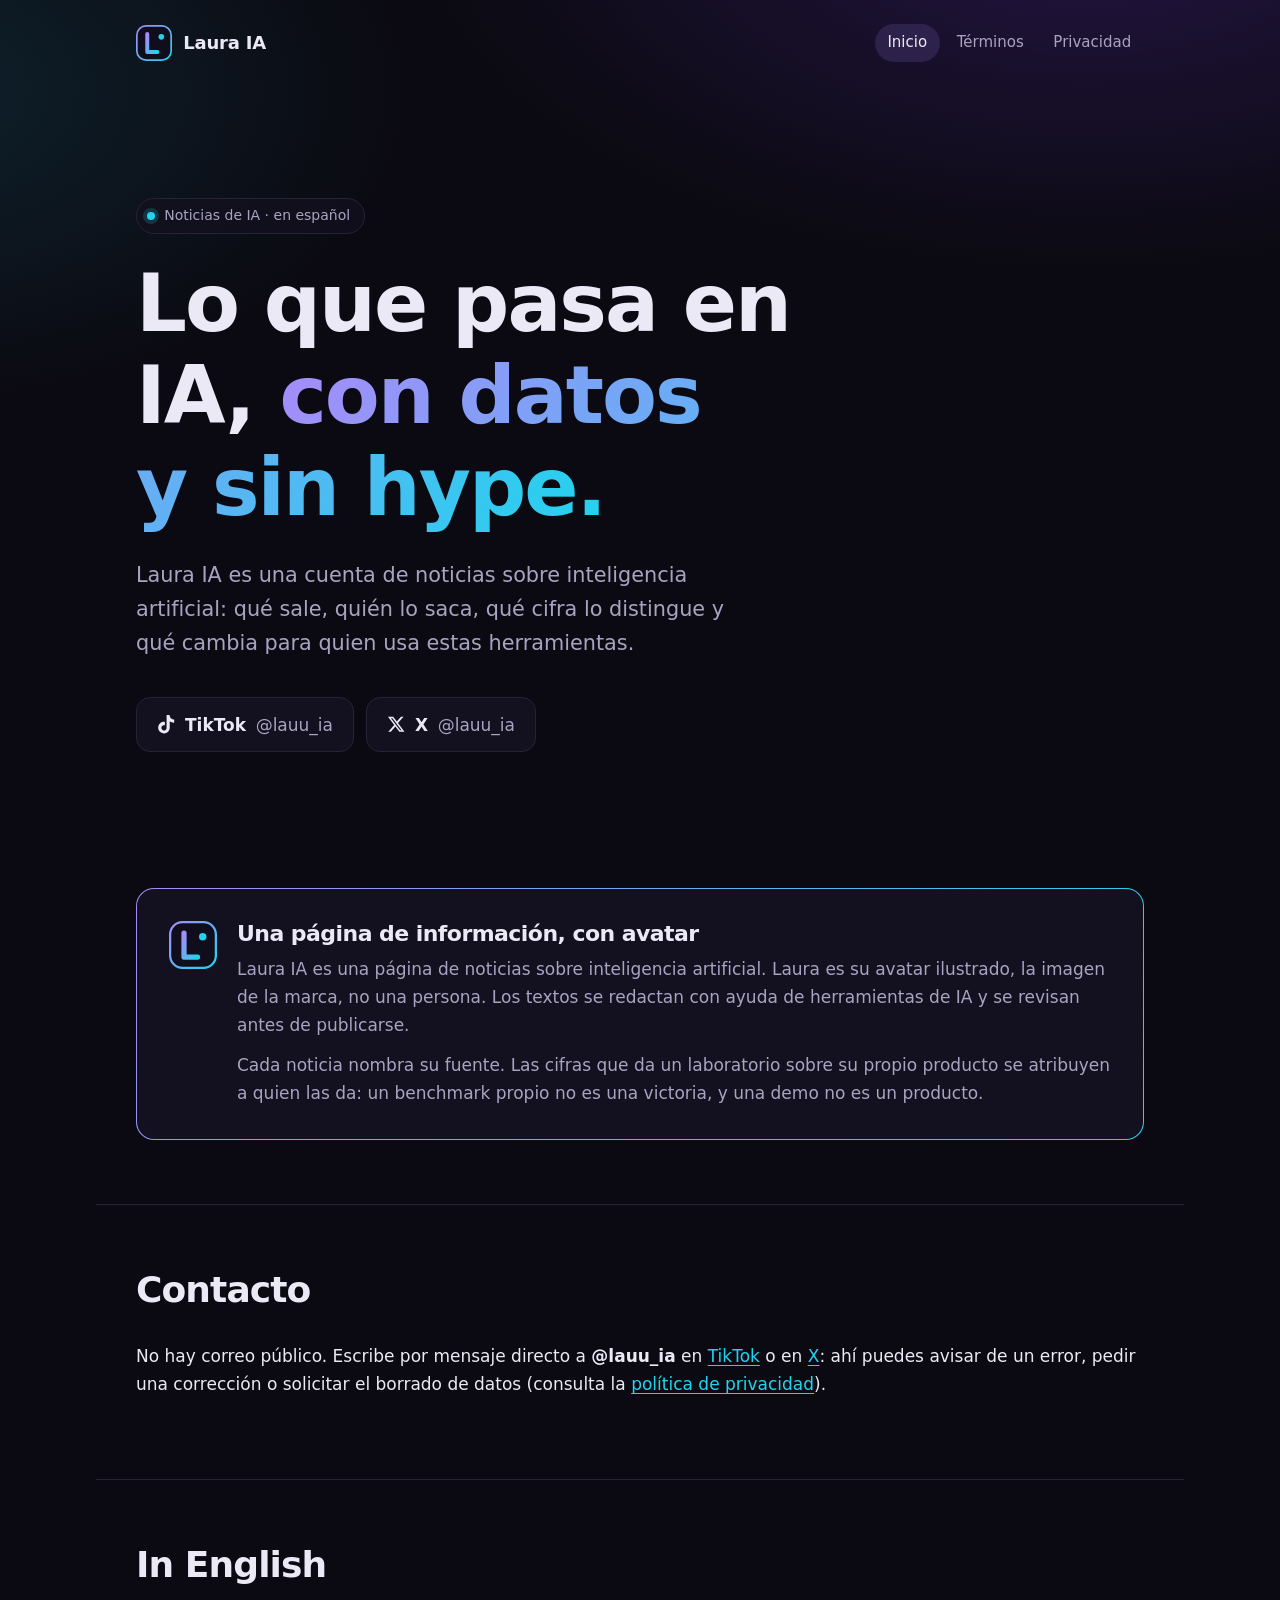
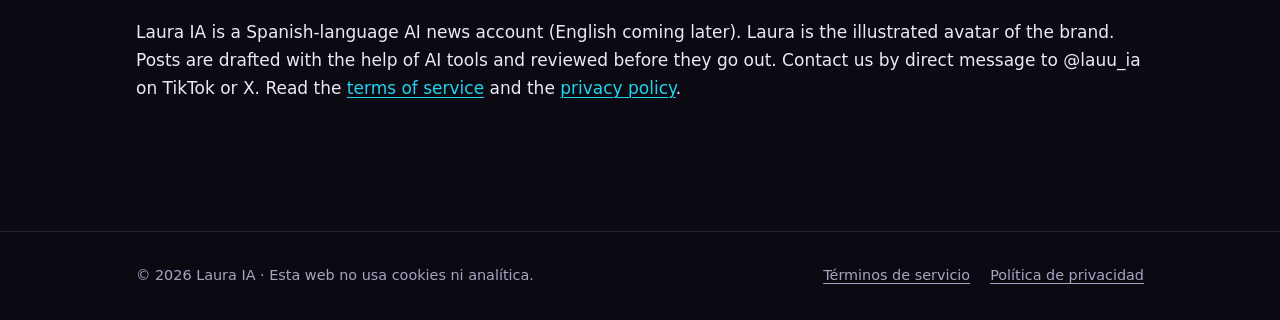
<file: index.html>
<!DOCTYPE html>
<html lang="es">
<head>
  <meta charset="utf-8">
  <meta name="viewport" content="width=device-width, initial-scale=1">
  <title>Laura IA — noticias de inteligencia artificial, con datos y sin hype</title>
  <meta name="description" content="Laura IA es una cuenta de noticias de inteligencia artificial en español. Noticias contrastadas, con su fuente, y redactadas con ayuda de IA.">
  <meta name="theme-color" content="#0b0a12">
  <link rel="icon" href="assets/marca.svg" type="image/svg+xml">
  <link rel="stylesheet" href="assets/estilo.css">
  <meta property="og:title" content="Laura IA">
  <meta property="og:description" content="Noticias de IA en español, con datos y sin hype.">
  <meta property="og:type" content="website">
</head>
<body>
  <a class="saltar" href="#contenido">Saltar al contenido</a>

  <header class="contenedor cabecera">
    <a class="marca" href="./"><img src="assets/marca.svg" alt="" width="36" height="36">Laura IA</a>
    <nav class="nav" aria-label="Principal">
      <a href="./" aria-current="page">Inicio</a>
      <a href="terminos/">Términos</a>
      <a href="privacidad/">Privacidad</a>
    </nav>
  </header>

  <main id="contenido">
    <section class="contenedor portada" aria-labelledby="titulo">
      <p class="antetitulo">Noticias de IA · en español</p>
      <h1 id="titulo">Lo que pasa en IA, <em>con datos y sin hype.</em></h1>
      <p class="entradilla">Laura IA es una cuenta de noticias sobre inteligencia artificial: qué sale, quién lo saca, qué cifra lo distingue y qué cambia para quien usa estas herramientas.</p>
      <div class="acciones">
        <a class="boton" href="https://www.tiktok.com/@lauu_ia" rel="me noopener">
          <svg viewBox="0 0 24 24" aria-hidden="true"><path fill="currentColor" d="M12.525.02c1.31-.02 2.61-.01 3.91-.02.08 1.53.63 3.09 1.75 4.17 1.12 1.11 2.7 1.62 4.24 1.79v4.03c-1.44-.05-2.89-.35-4.2-.97-.57-.26-1.1-.59-1.62-.93-.01 2.92.01 5.84-.02 8.75-.08 1.4-.54 2.79-1.35 3.94-1.31 1.92-3.58 3.17-5.91 3.21-1.43.08-2.86-.31-4.08-1.03-2.02-1.19-3.44-3.37-3.65-5.71-.02-.5-.03-1-.01-1.49.18-1.9 1.12-3.72 2.58-4.96 1.66-1.44 3.98-2.13 6.15-1.72.02 1.48-.04 2.96-.04 4.44-.99-.32-2.15-.23-3.02.37-.63.41-1.11 1.04-1.36 1.75-.21.51-.15 1.07-.14 1.61.24 1.64 1.82 3.02 3.5 2.87 1.12-.01 2.19-.66 2.77-1.61.19-.33.4-.67.41-1.06.1-1.79.06-3.57.07-5.36.01-4.03-.01-8.05.02-12.07z"/></svg>
          TikTok <span>@lauu_ia</span>
        </a>
        <a class="boton" href="https://x.com/lauu_ia" rel="me noopener">
          <svg viewBox="0 0 24 24" aria-hidden="true"><path fill="currentColor" d="M18.244 2.25h3.308l-7.227 8.26 8.502 11.24H16.17l-5.214-6.817L4.99 21.75H1.68l7.73-8.835L1.254 2.25H8.08l4.713 6.231zm-1.161 17.52h1.833L7.084 4.126H5.117z"/></svg>
          X <span>@lauu_ia</span>
        </a>
      </div>
    </section>

    <section class="contenedor seccion" aria-labelledby="quien">
      <div class="aviso">
        <img src="assets/marca.svg" alt="" width="48" height="48">
        <div>
          <h2 id="quien">Una página de información, con avatar</h2>
          <p>Laura IA es una página de noticias sobre inteligencia artificial. Laura es su avatar ilustrado, la imagen de la marca, no una persona. Los textos se redactan con ayuda de herramientas de IA y se revisan antes de publicarse.</p>
          <p>Cada noticia nombra su fuente. Las cifras que da un laboratorio sobre su propio producto se atribuyen a quien las da: un benchmark propio no es una victoria, y una demo no es un producto.</p>
        </div>
      </div>
    </section>


    <section class="contenedor seccion" aria-labelledby="contacto">
      <h2 id="contacto">Contacto</h2>
      <p>No hay correo público. Escribe por mensaje directo a <strong>@lauu_ia</strong> en <a href="https://www.tiktok.com/@lauu_ia">TikTok</a> o en <a href="https://x.com/lauu_ia">X</a>: ahí puedes avisar de un error, pedir una corrección o solicitar el borrado de datos (consulta la <a href="privacidad/">política de privacidad</a>).</p>
    </section>

    <section class="contenedor seccion" lang="en" aria-labelledby="english">
      <h2 id="english">In English</h2>
      <p>Laura IA is a Spanish-language AI news account (English coming later). Laura is the illustrated avatar of the brand. Posts are drafted with the help of AI tools and reviewed before they go out. Contact us by direct message to @lauu_ia on TikTok or X. Read the <a href="terminos/">terms of service</a> and the <a href="privacidad/">privacy policy</a>.</p>
    </section>
  </main>

  <footer class="pie">
    <div class="contenedor">
      <p>© 2026 Laura IA · Esta web no usa cookies ni analítica.</p>
      <nav aria-label="Legal">
        <a href="terminos/">Términos de servicio</a>
        <a href="privacidad/">Política de privacidad</a>
      </nav>
    </div>
  </footer>
</body>
</html>
</file>
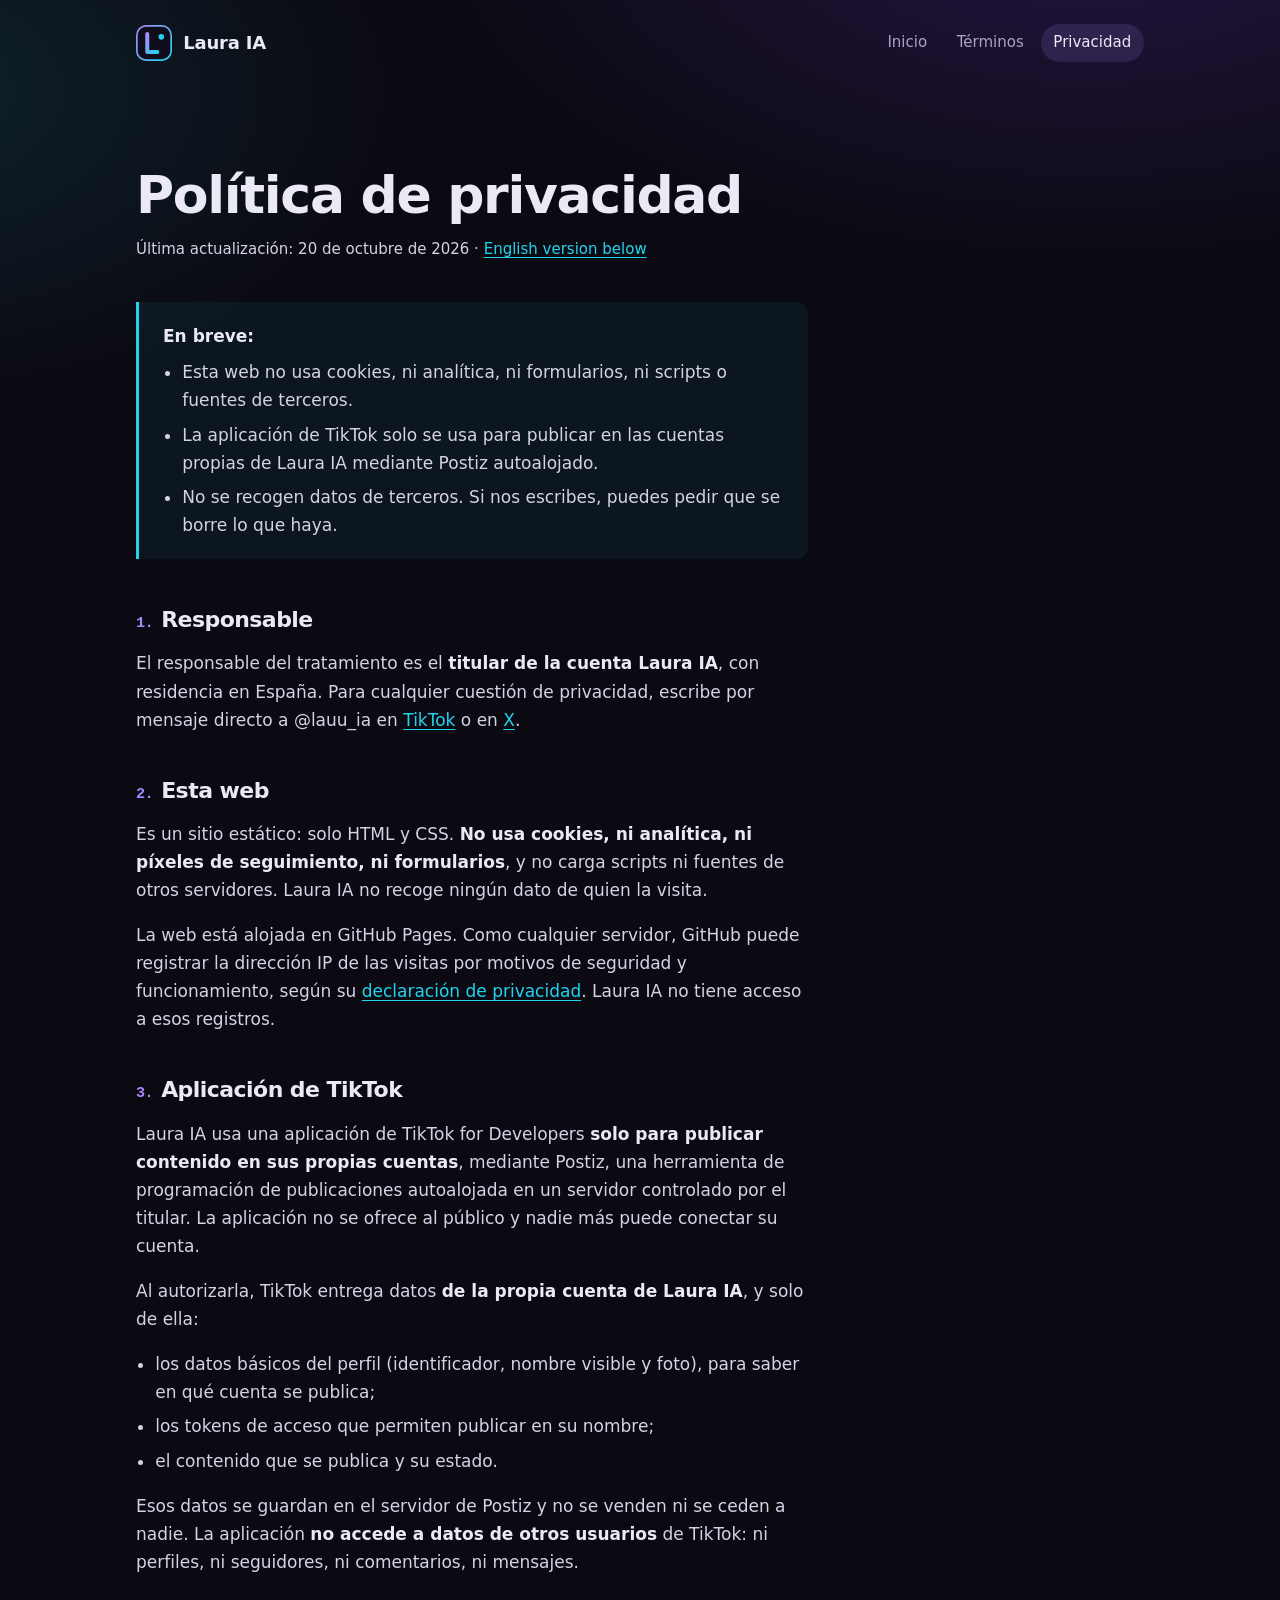
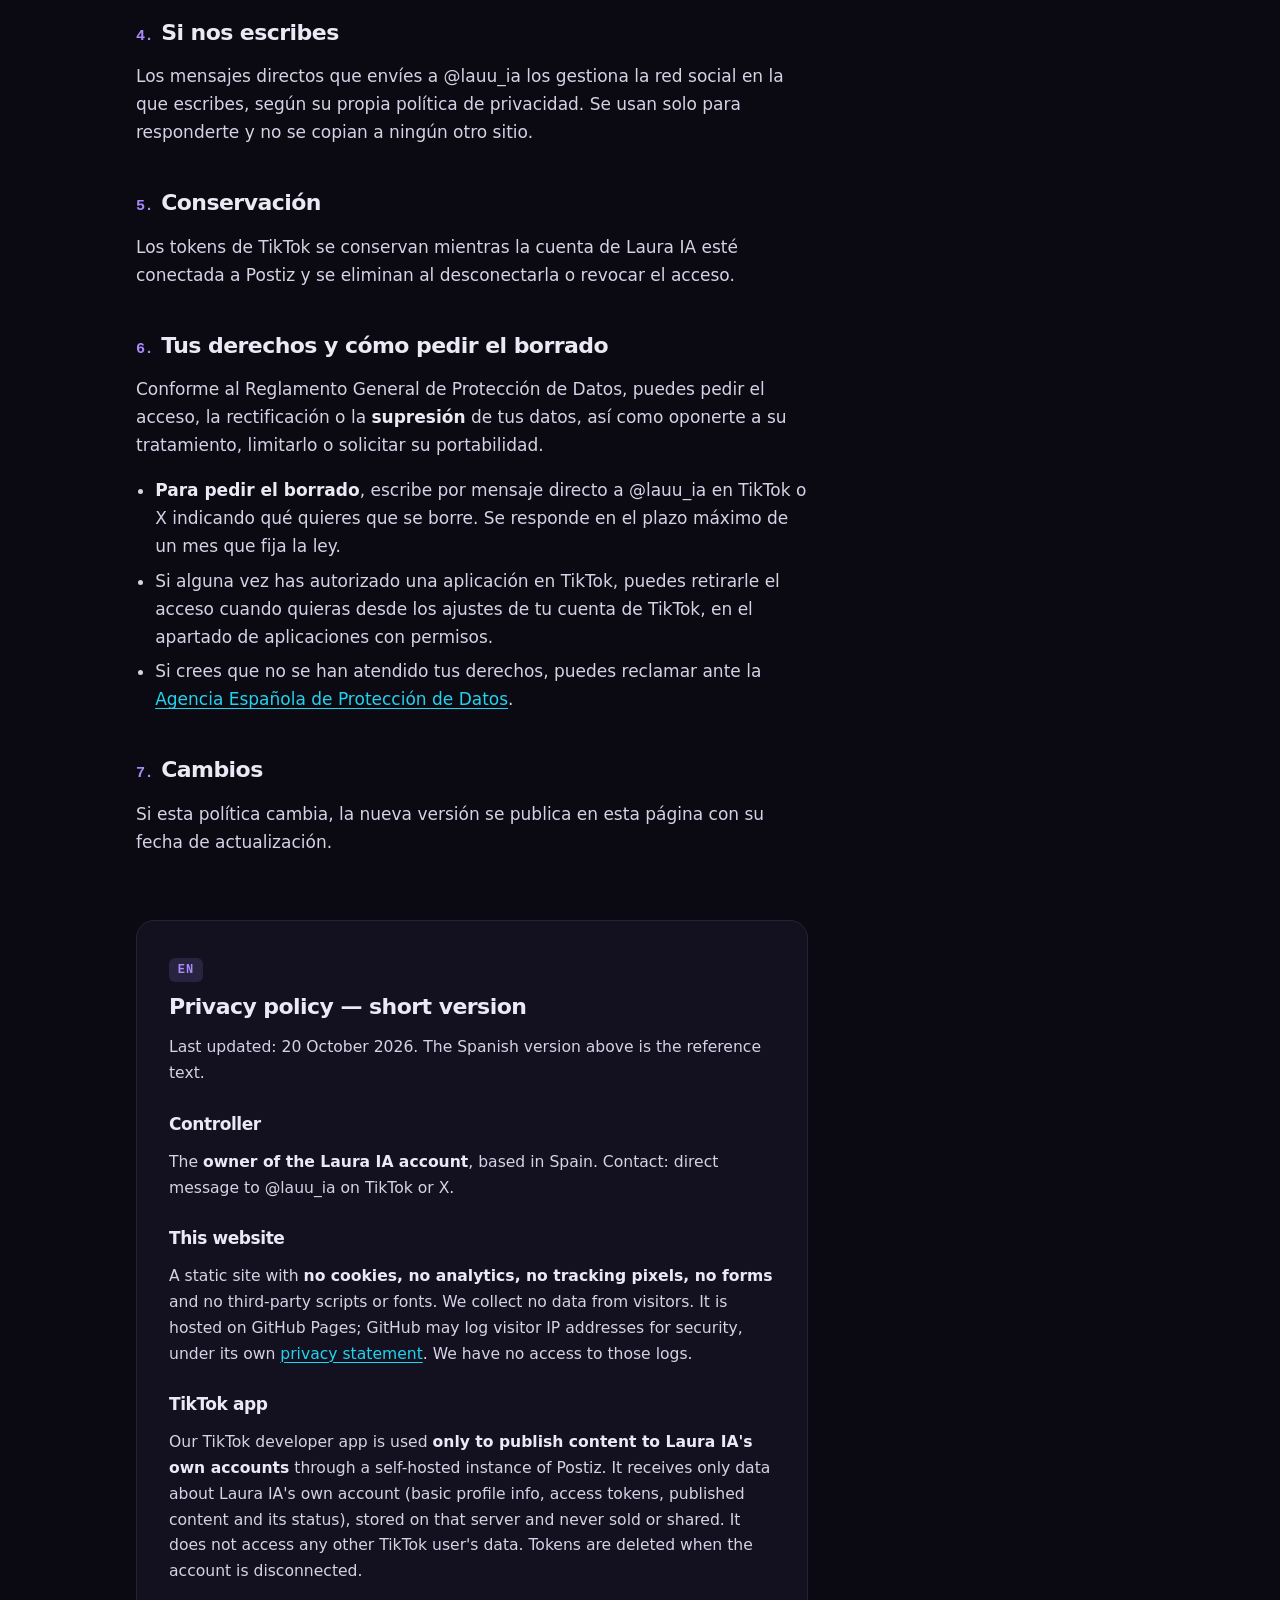
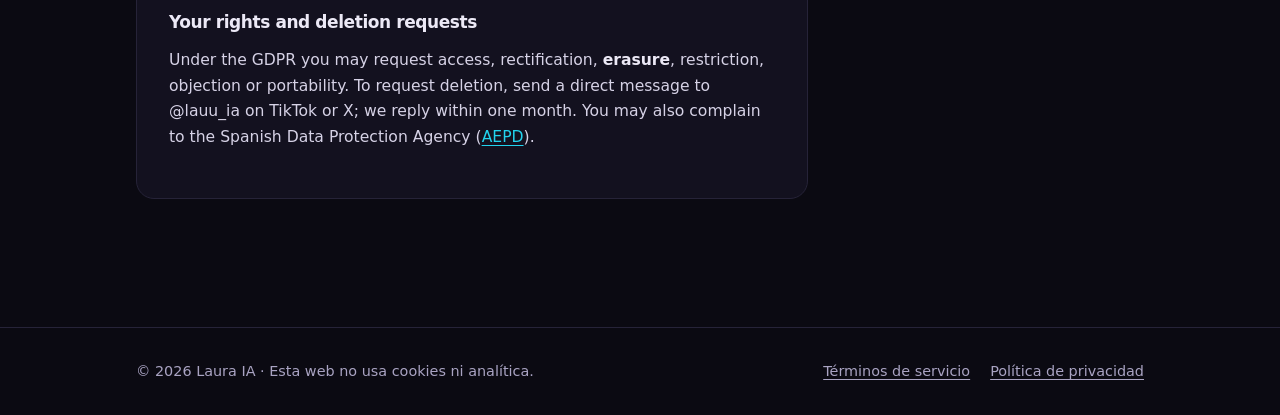
<file: privacidad/index.html>
<!DOCTYPE html>
<html lang="es">
<head>
  <meta charset="utf-8">
  <meta name="viewport" content="width=device-width, initial-scale=1">
  <title>Política de privacidad — Laura IA</title>
  <meta name="description" content="Política de privacidad de Laura IA: la web no usa cookies ni analítica y la aplicación de TikTok solo publica en las cuentas propias de Laura IA.">
  <meta name="theme-color" content="#0b0a12">
  <link rel="icon" href="../assets/marca.svg" type="image/svg+xml">
  <link rel="stylesheet" href="../assets/estilo.css">
</head>
<body>
  <a class="saltar" href="#contenido">Saltar al contenido</a>

  <header class="contenedor cabecera">
    <a class="marca" href="../"><img src="../assets/marca.svg" alt="" width="36" height="36">Laura IA</a>
    <nav class="nav" aria-label="Principal">
      <a href="../">Inicio</a>
      <a href="../terminos/">Términos</a>
      <a href="./" aria-current="page">Privacidad</a>
    </nav>
  </header>

  <main id="contenido" class="contenedor legal">
    <h1>Política de privacidad</h1>
    <p class="fecha">Última actualización: 20 de octubre de 2026 · <a href="#english">English version below</a></p>

    <div class="resumen">
      <p><strong>En breve:</strong></p>
      <ul>
        <li>Esta web no usa cookies, ni analítica, ni formularios, ni scripts o fuentes de terceros.</li>
        <li>La aplicación de TikTok solo se usa para publicar en las cuentas propias de Laura IA mediante Postiz autoalojado.</li>
        <li>No se recogen datos de terceros. Si nos escribes, puedes pedir que se borre lo que haya.</li>
      </ul>
    </div>

    <h2 id="responsable"><span class="num">1.</span>Responsable</h2>
    <p>El responsable del tratamiento es el <strong>titular de la cuenta Laura IA</strong>, con residencia en España. Para cualquier cuestión de privacidad, escribe por mensaje directo a @lauu_ia en <a href="https://www.tiktok.com/@lauu_ia">TikTok</a> o en <a href="https://x.com/lauu_ia">X</a>.</p>

    <h2 id="web"><span class="num">2.</span>Esta web</h2>
    <p>Es un sitio estático: solo HTML y CSS. <strong>No usa cookies, ni analítica, ni píxeles de seguimiento, ni formularios</strong>, y no carga scripts ni fuentes de otros servidores. Laura IA no recoge ningún dato de quien la visita.</p>
    <p>La web está alojada en GitHub Pages. Como cualquier servidor, GitHub puede registrar la dirección IP de las visitas por motivos de seguridad y funcionamiento, según su <a href="https://docs.github.com/en/site-policy/privacy-policies/github-general-privacy-statement">declaración de privacidad</a>. Laura IA no tiene acceso a esos registros.</p>

    <h2 id="tiktok"><span class="num">3.</span>Aplicación de TikTok</h2>
    <p>Laura IA usa una aplicación de TikTok for Developers <strong>solo para publicar contenido en sus propias cuentas</strong>, mediante Postiz, una herramienta de programación de publicaciones autoalojada en un servidor controlado por el titular. La aplicación no se ofrece al público y nadie más puede conectar su cuenta.</p>
    <p>Al autorizarla, TikTok entrega datos <strong>de la propia cuenta de Laura IA</strong>, y solo de ella:</p>
    <ul>
      <li>los datos básicos del perfil (identificador, nombre visible y foto), para saber en qué cuenta se publica;</li>
      <li>los tokens de acceso que permiten publicar en su nombre;</li>
      <li>el contenido que se publica y su estado.</li>
    </ul>
    <p>Esos datos se guardan en el servidor de Postiz y no se venden ni se ceden a nadie. La aplicación <strong>no accede a datos de otros usuarios</strong> de TikTok: ni perfiles, ni seguidores, ni comentarios, ni mensajes.</p>

    <h2 id="mensajes"><span class="num">4.</span>Si nos escribes</h2>
    <p>Los mensajes directos que envíes a @lauu_ia los gestiona la red social en la que escribes, según su propia política de privacidad. Se usan solo para responderte y no se copian a ningún otro sitio.</p>

    <h2 id="conservacion"><span class="num">5.</span>Conservación</h2>
    <p>Los tokens de TikTok se conservan mientras la cuenta de Laura IA esté conectada a Postiz y se eliminan al desconectarla o revocar el acceso.</p>

    <h2 id="derechos"><span class="num">6.</span>Tus derechos y cómo pedir el borrado</h2>
    <p>Conforme al Reglamento General de Protección de Datos, puedes pedir el acceso, la rectificación o la <strong>supresión</strong> de tus datos, así como oponerte a su tratamiento, limitarlo o solicitar su portabilidad.</p>
    <ul>
      <li><strong>Para pedir el borrado</strong>, escribe por mensaje directo a @lauu_ia en TikTok o X indicando qué quieres que se borre. Se responde en el plazo máximo de un mes que fija la ley.</li>
      <li>Si alguna vez has autorizado una aplicación en TikTok, puedes retirarle el acceso cuando quieras desde los ajustes de tu cuenta de TikTok, en el apartado de aplicaciones con permisos.</li>
      <li>Si crees que no se han atendido tus derechos, puedes reclamar ante la <a href="https://www.aepd.es">Agencia Española de Protección de Datos</a>.</li>
    </ul>

    <h2 id="cambios"><span class="num">7.</span>Cambios</h2>
    <p>Si esta política cambia, la nueva versión se publica en esta página con su fecha de actualización.</p>

    <section class="ingles" lang="en" aria-labelledby="english">
      <span class="etiqueta">EN</span>
      <h2 id="english">Privacy policy — short version</h2>
      <p>Last updated: 20 October 2026. The Spanish version above is the reference text.</p>
      <h3>Controller</h3>
      <p>The <strong>owner of the Laura IA account</strong>, based in Spain. Contact: direct message to @lauu_ia on TikTok or X.</p>
      <h3>This website</h3>
      <p>A static site with <strong>no cookies, no analytics, no tracking pixels, no forms</strong> and no third-party scripts or fonts. We collect no data from visitors. It is hosted on GitHub Pages; GitHub may log visitor IP addresses for security, under its own <a href="https://docs.github.com/en/site-policy/privacy-policies/github-general-privacy-statement">privacy statement</a>. We have no access to those logs.</p>
      <h3>TikTok app</h3>
      <p>Our TikTok developer app is used <strong>only to publish content to Laura IA's own accounts</strong> through a self-hosted instance of Postiz. It receives only data about Laura IA's own account (basic profile info, access tokens, published content and its status), stored on that server and never sold or shared. It does not access any other TikTok user's data. Tokens are deleted when the account is disconnected.</p>
      <h3>Your rights and deletion requests</h3>
      <p>Under the GDPR you may request access, rectification, <strong>erasure</strong>, restriction, objection or portability. To request deletion, send a direct message to @lauu_ia on TikTok or X; we reply within one month. You may also complain to the Spanish Data Protection Agency (<a href="https://www.aepd.es">AEPD</a>).</p>
    </section>
  </main>

  <footer class="pie">
    <div class="contenedor">
      <p>© 2026 Laura IA · Esta web no usa cookies ni analítica.</p>
      <nav aria-label="Legal">
        <a href="../terminos/">Términos de servicio</a>
        <a href="./">Política de privacidad</a>
      </nav>
    </div>
  </footer>
</body>
</html>
</file>
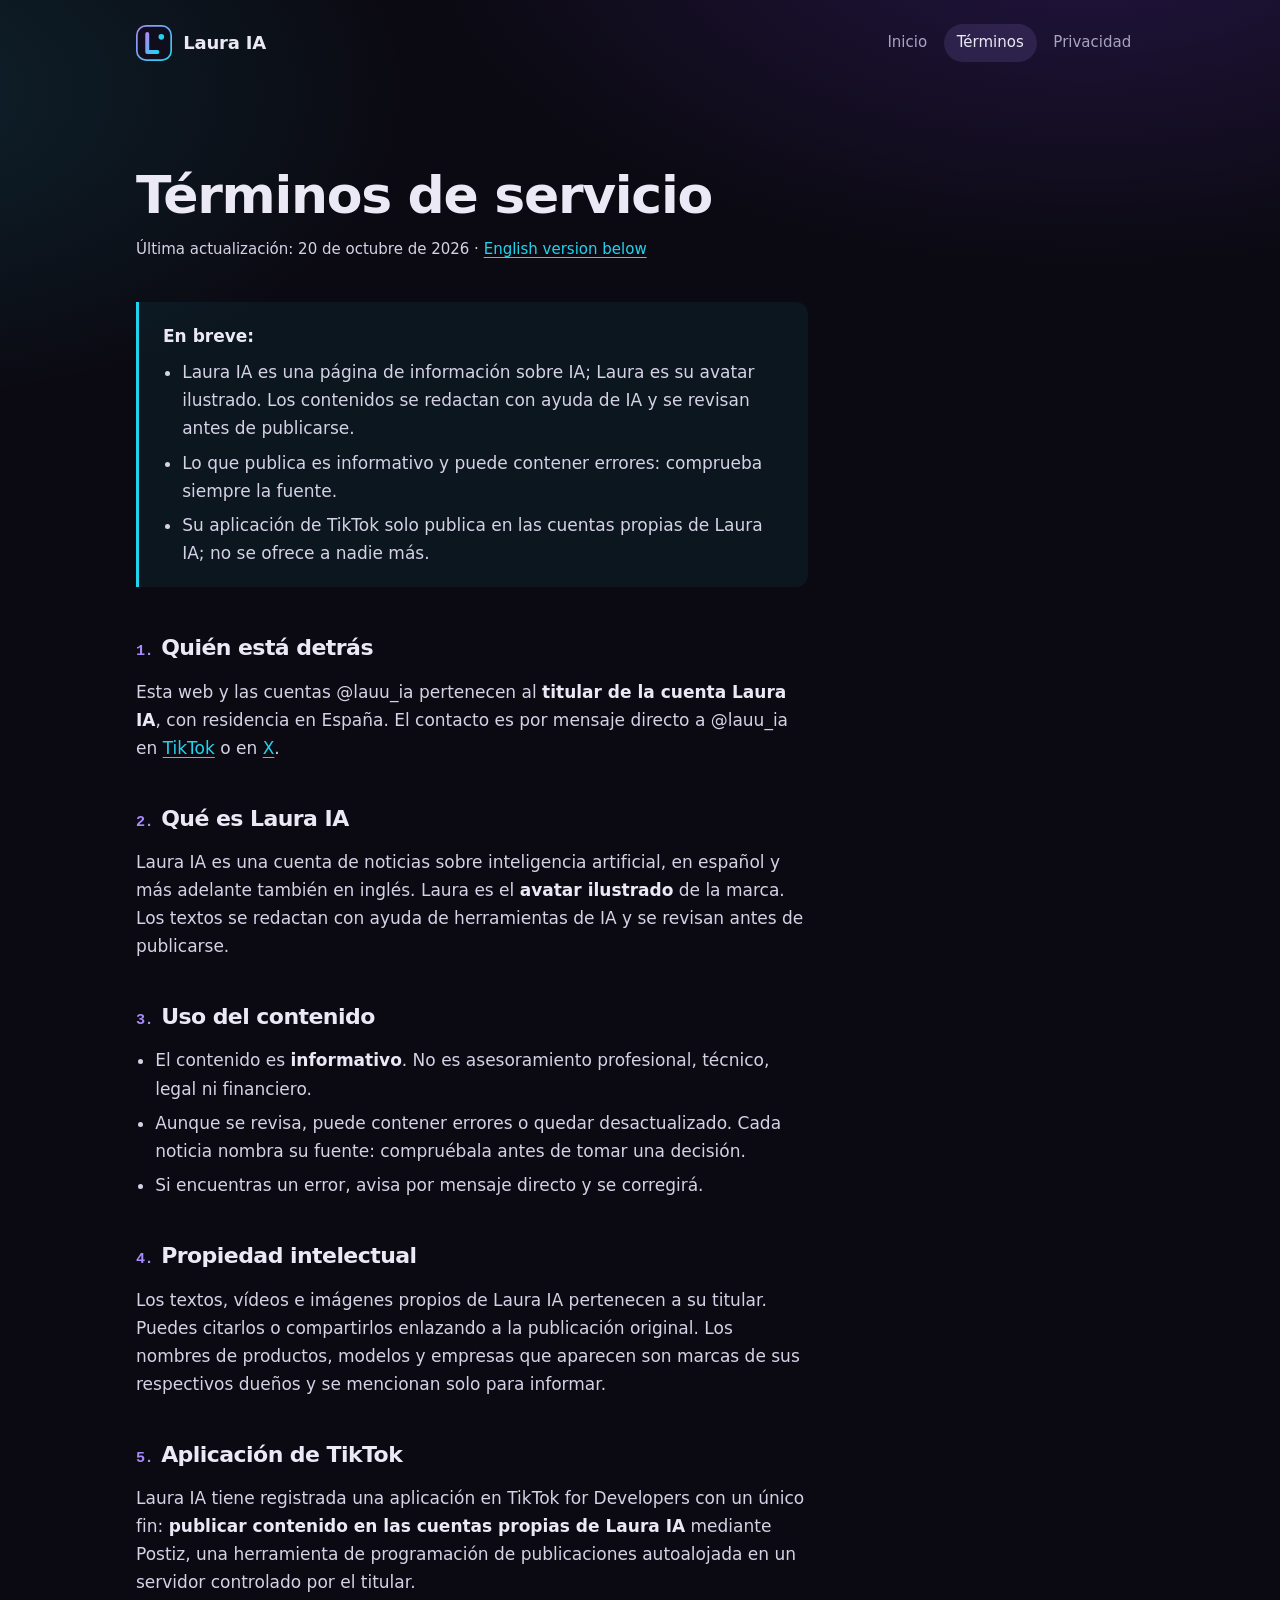
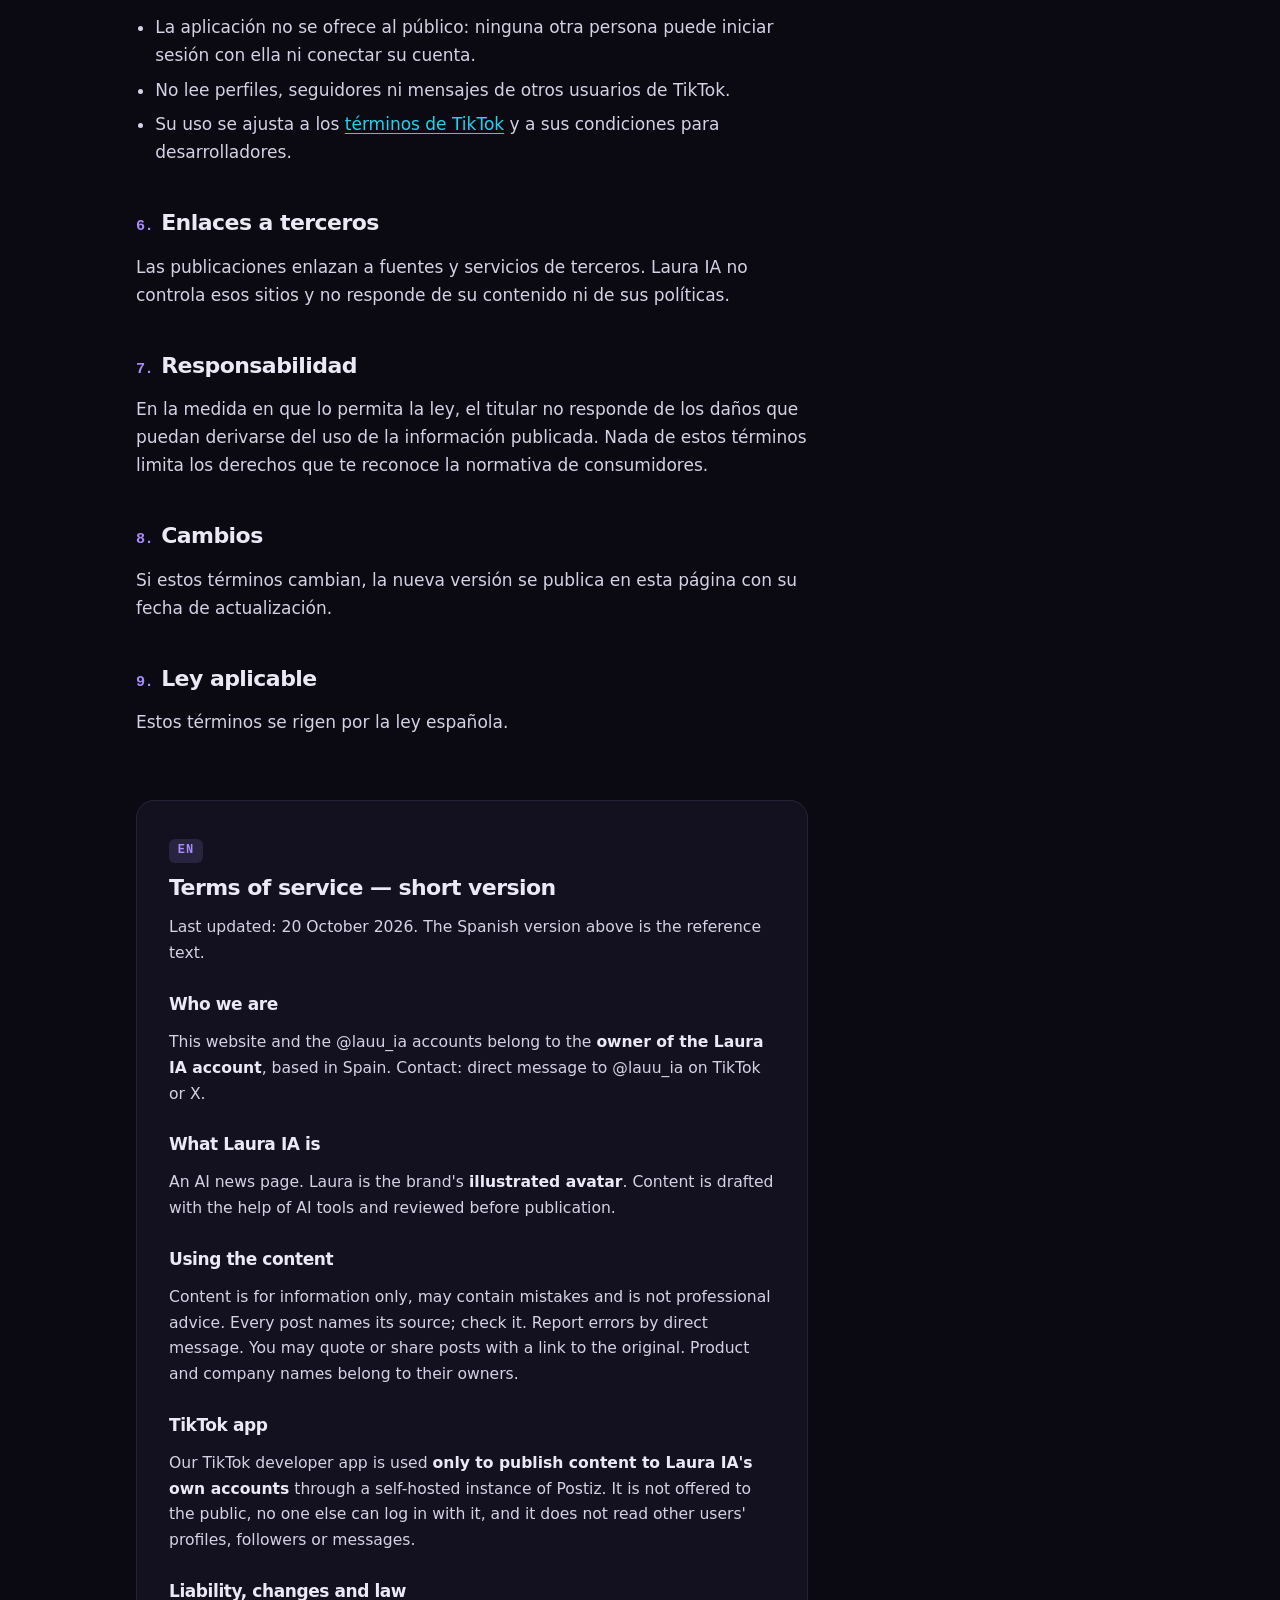
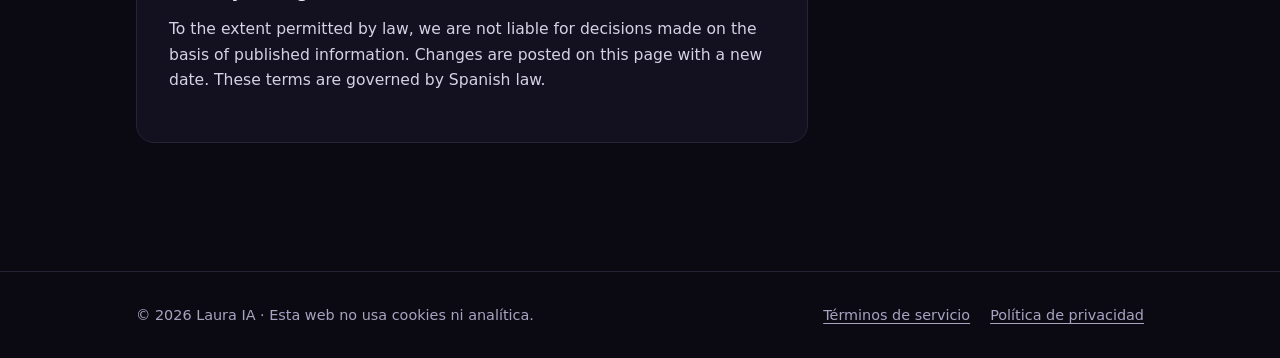
<file: terminos/index.html>
<!DOCTYPE html>
<html lang="es">
<head>
  <meta charset="utf-8">
  <meta name="viewport" content="width=device-width, initial-scale=1">
  <title>Términos de servicio — Laura IA</title>
  <meta name="description" content="Términos de servicio de Laura IA, cuenta de noticias de inteligencia artificial, y de su aplicación de TikTok.">
  <meta name="theme-color" content="#0b0a12">
  <link rel="icon" href="../assets/marca.svg" type="image/svg+xml">
  <link rel="stylesheet" href="../assets/estilo.css">
</head>
<body>
  <a class="saltar" href="#contenido">Saltar al contenido</a>

  <header class="contenedor cabecera">
    <a class="marca" href="../"><img src="../assets/marca.svg" alt="" width="36" height="36">Laura IA</a>
    <nav class="nav" aria-label="Principal">
      <a href="../">Inicio</a>
      <a href="./" aria-current="page">Términos</a>
      <a href="../privacidad/">Privacidad</a>
    </nav>
  </header>

  <main id="contenido" class="contenedor legal">
    <h1>Términos de servicio</h1>
    <p class="fecha">Última actualización: 20 de octubre de 2026 · <a href="#english">English version below</a></p>

    <div class="resumen">
      <p><strong>En breve:</strong></p>
      <ul>
        <li>Laura IA es una página de información sobre IA; Laura es su avatar ilustrado. Los contenidos se redactan con ayuda de IA y se revisan antes de publicarse.</li>
        <li>Lo que publica es informativo y puede contener errores: comprueba siempre la fuente.</li>
        <li>Su aplicación de TikTok solo publica en las cuentas propias de Laura IA; no se ofrece a nadie más.</li>
      </ul>
    </div>

    <h2 id="titular"><span class="num">1.</span>Quién está detrás</h2>
    <p>Esta web y las cuentas @lauu_ia pertenecen al <strong>titular de la cuenta Laura IA</strong>, con residencia en España. El contacto es por mensaje directo a @lauu_ia en <a href="https://www.tiktok.com/@lauu_ia">TikTok</a> o en <a href="https://x.com/lauu_ia">X</a>.</p>

    <h2 id="que-es"><span class="num">2.</span>Qué es Laura IA</h2>
    <p>Laura IA es una cuenta de noticias sobre inteligencia artificial, en español y más adelante también en inglés. Laura es el <strong>avatar ilustrado</strong> de la marca. Los textos se redactan con ayuda de herramientas de IA y se revisan antes de publicarse.</p>

    <h2 id="contenido-uso"><span class="num">3.</span>Uso del contenido</h2>
    <ul>
      <li>El contenido es <strong>informativo</strong>. No es asesoramiento profesional, técnico, legal ni financiero.</li>
      <li>Aunque se revisa, puede contener errores o quedar desactualizado. Cada noticia nombra su fuente: compruébala antes de tomar una decisión.</li>
      <li>Si encuentras un error, avisa por mensaje directo y se corregirá.</li>
    </ul>

    <h2 id="propiedad"><span class="num">4.</span>Propiedad intelectual</h2>
    <p>Los textos, vídeos e imágenes propios de Laura IA pertenecen a su titular. Puedes citarlos o compartirlos enlazando a la publicación original. Los nombres de productos, modelos y empresas que aparecen son marcas de sus respectivos dueños y se mencionan solo para informar.</p>

    <h2 id="tiktok"><span class="num">5.</span>Aplicación de TikTok</h2>
    <p>Laura IA tiene registrada una aplicación en TikTok for Developers con un único fin: <strong>publicar contenido en las cuentas propias de Laura IA</strong> mediante Postiz, una herramienta de programación de publicaciones autoalojada en un servidor controlado por el titular.</p>
    <ul>
      <li>La aplicación no se ofrece al público: ninguna otra persona puede iniciar sesión con ella ni conectar su cuenta.</li>
      <li>No lee perfiles, seguidores ni mensajes de otros usuarios de TikTok.</li>
      <li>Su uso se ajusta a los <a href="https://www.tiktok.com/legal/page/global/terms-of-service/en">términos de TikTok</a> y a sus condiciones para desarrolladores.</li>
    </ul>

    <h2 id="enlaces"><span class="num">6.</span>Enlaces a terceros</h2>
    <p>Las publicaciones enlazan a fuentes y servicios de terceros. Laura IA no controla esos sitios y no responde de su contenido ni de sus políticas.</p>

    <h2 id="responsabilidad"><span class="num">7.</span>Responsabilidad</h2>
    <p>En la medida en que lo permita la ley, el titular no responde de los daños que puedan derivarse del uso de la información publicada. Nada de estos términos limita los derechos que te reconoce la normativa de consumidores.</p>

    <h2 id="cambios"><span class="num">8.</span>Cambios</h2>
    <p>Si estos términos cambian, la nueva versión se publica en esta página con su fecha de actualización.</p>

    <h2 id="ley"><span class="num">9.</span>Ley aplicable</h2>
    <p>Estos términos se rigen por la ley española.</p>

    <section class="ingles" lang="en" aria-labelledby="english">
      <span class="etiqueta">EN</span>
      <h2 id="english">Terms of service — short version</h2>
      <p>Last updated: 20 October 2026. The Spanish version above is the reference text.</p>
      <h3>Who we are</h3>
      <p>This website and the @lauu_ia accounts belong to the <strong>owner of the Laura IA account</strong>, based in Spain. Contact: direct message to @lauu_ia on TikTok or X.</p>
      <h3>What Laura IA is</h3>
      <p>An AI news page. Laura is the brand's <strong>illustrated avatar</strong>. Content is drafted with the help of AI tools and reviewed before publication.</p>
      <h3>Using the content</h3>
      <p>Content is for information only, may contain mistakes and is not professional advice. Every post names its source; check it. Report errors by direct message. You may quote or share posts with a link to the original. Product and company names belong to their owners.</p>
      <h3>TikTok app</h3>
      <p>Our TikTok developer app is used <strong>only to publish content to Laura IA's own accounts</strong> through a self-hosted instance of Postiz. It is not offered to the public, no one else can log in with it, and it does not read other users' profiles, followers or messages.</p>
      <h3>Liability, changes and law</h3>
      <p>To the extent permitted by law, we are not liable for decisions made on the basis of published information. Changes are posted on this page with a new date. These terms are governed by Spanish law.</p>
    </section>
  </main>

  <footer class="pie">
    <div class="contenedor">
      <p>© 2026 Laura IA · Esta web no usa cookies ni analítica.</p>
      <nav aria-label="Legal">
        <a href="./">Términos de servicio</a>
        <a href="../privacidad/">Política de privacidad</a>
      </nav>
    </div>
  </footer>
</body>
</html>
</file>
<file: assets/estilo.css>
/* Laura IA — hoja única, sin dependencias ni fuentes externas */

:root {
  color-scheme: dark;
  --fondo: #0b0a12;
  --fondo-alto: #13111f;
  --borde: #262338;
  --texto: #ece9f6;
  --texto-suave: #a9a3c2;
  --violeta: #a78bfa;
  --violeta-hondo: #7c3aed;
  --cian: #22d3ee;
  --degradado: linear-gradient(120deg, var(--violeta) 0%, var(--cian) 100%);
  --radio: 18px;
  --ancho: 68rem;
  --lectura: 42rem;
  --sans: ui-sans-serif, system-ui, -apple-system, "Segoe UI", Roboto, "Helvetica Neue", Arial, sans-serif;
  --mono: ui-monospace, "SF Mono", "Cascadia Code", "Roboto Mono", Menlo, Consolas, monospace;
}

*, *::before, *::after { box-sizing: border-box; }

html { -webkit-text-size-adjust: 100%; text-size-adjust: 100%; }

body {
  margin: 0;
  min-height: 100vh;
  display: flex;
  flex-direction: column;
  background:
    radial-gradient(60rem 32rem at 85% -10%, rgb(124 58 237 / 0.22), transparent 70%),
    radial-gradient(48rem 28rem at -10% 10%, rgb(34 211 238 / 0.12), transparent 70%),
    var(--fondo);
  background-attachment: fixed;
  color: var(--texto);
  font: 400 1.0625rem/1.65 var(--sans);
  -webkit-font-smoothing: antialiased;
}

main { flex: 1; }

a { color: var(--cian); text-underline-offset: 0.2em; text-decoration-thickness: 1px; }
a:hover { color: #67e8f9; text-decoration-thickness: 2px; }

:focus-visible {
  outline: 2px solid var(--cian);
  outline-offset: 3px;
  border-radius: 6px;
}

.saltar {
  position: absolute;
  left: 1rem;
  top: -4rem;
  z-index: 10;
  padding: 0.6rem 1rem;
  border-radius: 10px;
  background: var(--texto);
  color: var(--fondo);
  font-weight: 600;
  text-decoration: none;
}
.saltar:focus { top: 1rem; }

.contenedor {
  width: 100%;
  max-width: var(--ancho);
  margin-inline: auto;
  padding-inline: clamp(1.25rem, 4vw, 2.5rem);
}

/* Cabecera */

.cabecera {
  display: flex;
  align-items: center;
  justify-content: space-between;
  gap: 1rem;
  padding-block: 1.5rem;
}

.marca {
  display: inline-flex;
  align-items: center;
  gap: 0.7rem;
  color: var(--texto);
  font-weight: 700;
  font-size: 1.125rem;
  letter-spacing: -0.01em;
  text-decoration: none;
}
.marca:hover { color: var(--texto); }
.marca img { width: 2.25rem; height: 2.25rem; }

.nav { display: flex; gap: 0.25rem; flex-wrap: wrap; }
.nav a {
  padding: 0.4rem 0.8rem;
  border-radius: 999px;
  color: var(--texto-suave);
  font-size: 0.9375rem;
  text-decoration: none;
}
.nav a:hover { color: var(--texto); background: rgb(255 255 255 / 0.05); }
.nav a[aria-current="page"] { color: var(--texto); background: rgb(167 139 250 / 0.14); }

/* Portada */

.portada { padding-block: clamp(3rem, 10vw, 7rem) clamp(2.5rem, 6vw, 4.5rem); }

.antetitulo {
  display: inline-flex;
  align-items: center;
  gap: 0.55rem;
  margin: 0 0 1.5rem;
  padding: 0.35rem 0.85rem 0.35rem 0.65rem;
  border: 1px solid var(--borde);
  border-radius: 999px;
  background: rgb(19 17 31 / 0.7);
  color: var(--texto-suave);
  font-size: 0.875rem;
}
.antetitulo::before {
  content: "";
  width: 0.5rem;
  height: 0.5rem;
  border-radius: 50%;
  background: var(--cian);
  box-shadow: 0 0 0 4px rgb(34 211 238 / 0.18);
}

h1, h2, h3 { line-height: 1.15; letter-spacing: -0.025em; text-wrap: balance; }
h2, h3 { font-weight: 700; }

.portada h1 {
  max-width: 16ch;
  margin: 0;
  font-size: clamp(2.6rem, 7.5vw, 5rem);
  font-weight: 800;
}
.portada h1 em {
  font-style: normal;
  background: var(--degradado);
  -webkit-background-clip: text;
  background-clip: text;
  color: transparent;
}

.entradilla {
  max-width: 38rem;
  margin: 1.5rem 0 2.25rem;
  color: var(--texto-suave);
  font-size: clamp(1.125rem, 2.2vw, 1.3rem);
}

.acciones { display: flex; flex-wrap: wrap; gap: 0.75rem; }

.boton {
  display: inline-flex;
  align-items: center;
  gap: 0.6rem;
  padding: 0.8rem 1.25rem;
  border: 1px solid var(--borde);
  border-radius: 14px;
  background: var(--fondo-alto);
  color: var(--texto);
  font-weight: 600;
  text-decoration: none;
  transition: border-color 0.15s, transform 0.15s;
}
.boton:hover { color: var(--texto); border-color: var(--violeta); transform: translateY(-1px); }
.boton svg { width: 1.15rem; height: 1.15rem; flex: none; }
.boton span { color: var(--texto-suave); font-weight: 400; }

/* Bloques */

.seccion { padding-block: clamp(2rem, 6vw, 4rem); }
.seccion + .seccion { border-top: 1px solid var(--borde); }

.seccion > h2 {
  margin: 0 0 2rem;
  font-size: clamp(1.6rem, 3.5vw, 2.25rem);
}

.rejilla {
  display: grid;
  grid-template-columns: repeat(4, 1fr);
  gap: 1rem;
  margin: 0;
  padding: 0;
  list-style: none;
}

.tarjeta {
  position: relative;
  padding: 1.5rem;
  border: 1px solid var(--borde);
  border-radius: var(--radio);
  background: linear-gradient(180deg, rgb(255 255 255 / 0.03), transparent), var(--fondo-alto);
}
.tarjeta h3 { margin: 0 0 0.5rem; font-size: 1.125rem; }
.tarjeta p { margin: 0; color: var(--texto-suave); }
.tarjeta .num {
  display: block;
  margin-bottom: 1rem;
  color: var(--violeta);
  font: 600 0.8125rem/1 var(--mono);
  letter-spacing: 0.08em;
}

.aviso {
  display: grid;
  grid-template-columns: auto 1fr;
  gap: 1.25rem;
  align-items: start;
  padding: clamp(1.25rem, 3vw, 2rem);
  border-radius: var(--radio);
  border: 1px solid transparent;
  background:
    linear-gradient(var(--fondo-alto), var(--fondo-alto)) padding-box,
    var(--degradado) border-box;
}
.aviso img { width: 3rem; height: 3rem; }
.aviso h2 { margin: 0 0 0.5rem; font-size: 1.375rem; }
.aviso p { margin: 0; color: var(--texto-suave); }
.aviso p + p { margin-top: 0.75rem; }

/* Páginas legales */

.legal { padding-block: clamp(2.5rem, 7vw, 5rem); }
.legal > * { max-width: var(--lectura); }

.legal h1 { margin: 0 0 0.75rem; font-size: clamp(2.2rem, 5.5vw, 3.25rem); font-weight: 800; }

.fecha { margin: 0 0 2.5rem; color: var(--texto-suave); font-size: 0.9375rem; }

.resumen {
  margin: 0 0 3rem;
  padding: 1.25rem 1.5rem;
  border-left: 3px solid var(--cian);
  border-radius: 0 12px 12px 0;
  background: rgb(34 211 238 / 0.06);
}
.resumen p { margin: 0; }
.resumen ul { margin: 0.5rem 0 0; padding-left: 1.2rem; }

.legal h2 {
  margin: 2.75rem 0 0.75rem;
  font-size: 1.375rem;
  scroll-margin-top: 1.5rem;
}
.legal h2 .num { margin-right: 0.5rem; color: var(--violeta); font: 600 0.95rem var(--mono); }
.legal p, .legal li { color: #d6d2e6; }
.legal ul { padding-left: 1.2rem; }
.legal li + li { margin-top: 0.4rem; }
.legal strong { color: var(--texto); }

.ingles {
  margin-top: 4rem;
  padding: clamp(1.25rem, 3vw, 2rem);
  border: 1px solid var(--borde);
  border-radius: var(--radio);
  background: var(--fondo-alto);
}
.ingles h2 { margin-top: 0; }
.ingles h3 { margin: 1.75rem 0 0.5rem; font-size: 1.0625rem; }
.ingles p, .ingles li { font-size: 0.975rem; }
.etiqueta {
  display: inline-block;
  margin-bottom: 0.75rem;
  padding: 0.15rem 0.55rem;
  border-radius: 6px;
  background: rgb(167 139 250 / 0.14);
  color: var(--violeta);
  font: 600 0.75rem/1.6 var(--mono);
  letter-spacing: 0.08em;
}

/* Pie */

.pie {
  margin-top: 3rem;
  padding-block: 2rem;
  border-top: 1px solid var(--borde);
  color: var(--texto-suave);
  font-size: 0.9rem;
}
.pie .contenedor { display: flex; flex-wrap: wrap; gap: 0.75rem 2rem; justify-content: space-between; }
.pie p { margin: 0; }
.pie nav { display: flex; flex-wrap: wrap; gap: 1.25rem; }
.pie a { color: var(--texto-suave); }
.pie a:hover { color: var(--texto); }

@media (max-width: 60rem) {
  .rejilla { grid-template-columns: repeat(2, 1fr); }
}

@media (max-width: 34rem) {
  .rejilla { grid-template-columns: 1fr; }
  .cabecera { flex-direction: column; align-items: flex-start; }
  .nav { margin-left: -0.8rem; }
  .aviso { grid-template-columns: 1fr; }
  .boton { width: 100%; justify-content: center; }
}

@media (prefers-reduced-motion: reduce) {
  * { transition: none !important; }
}
</file>
